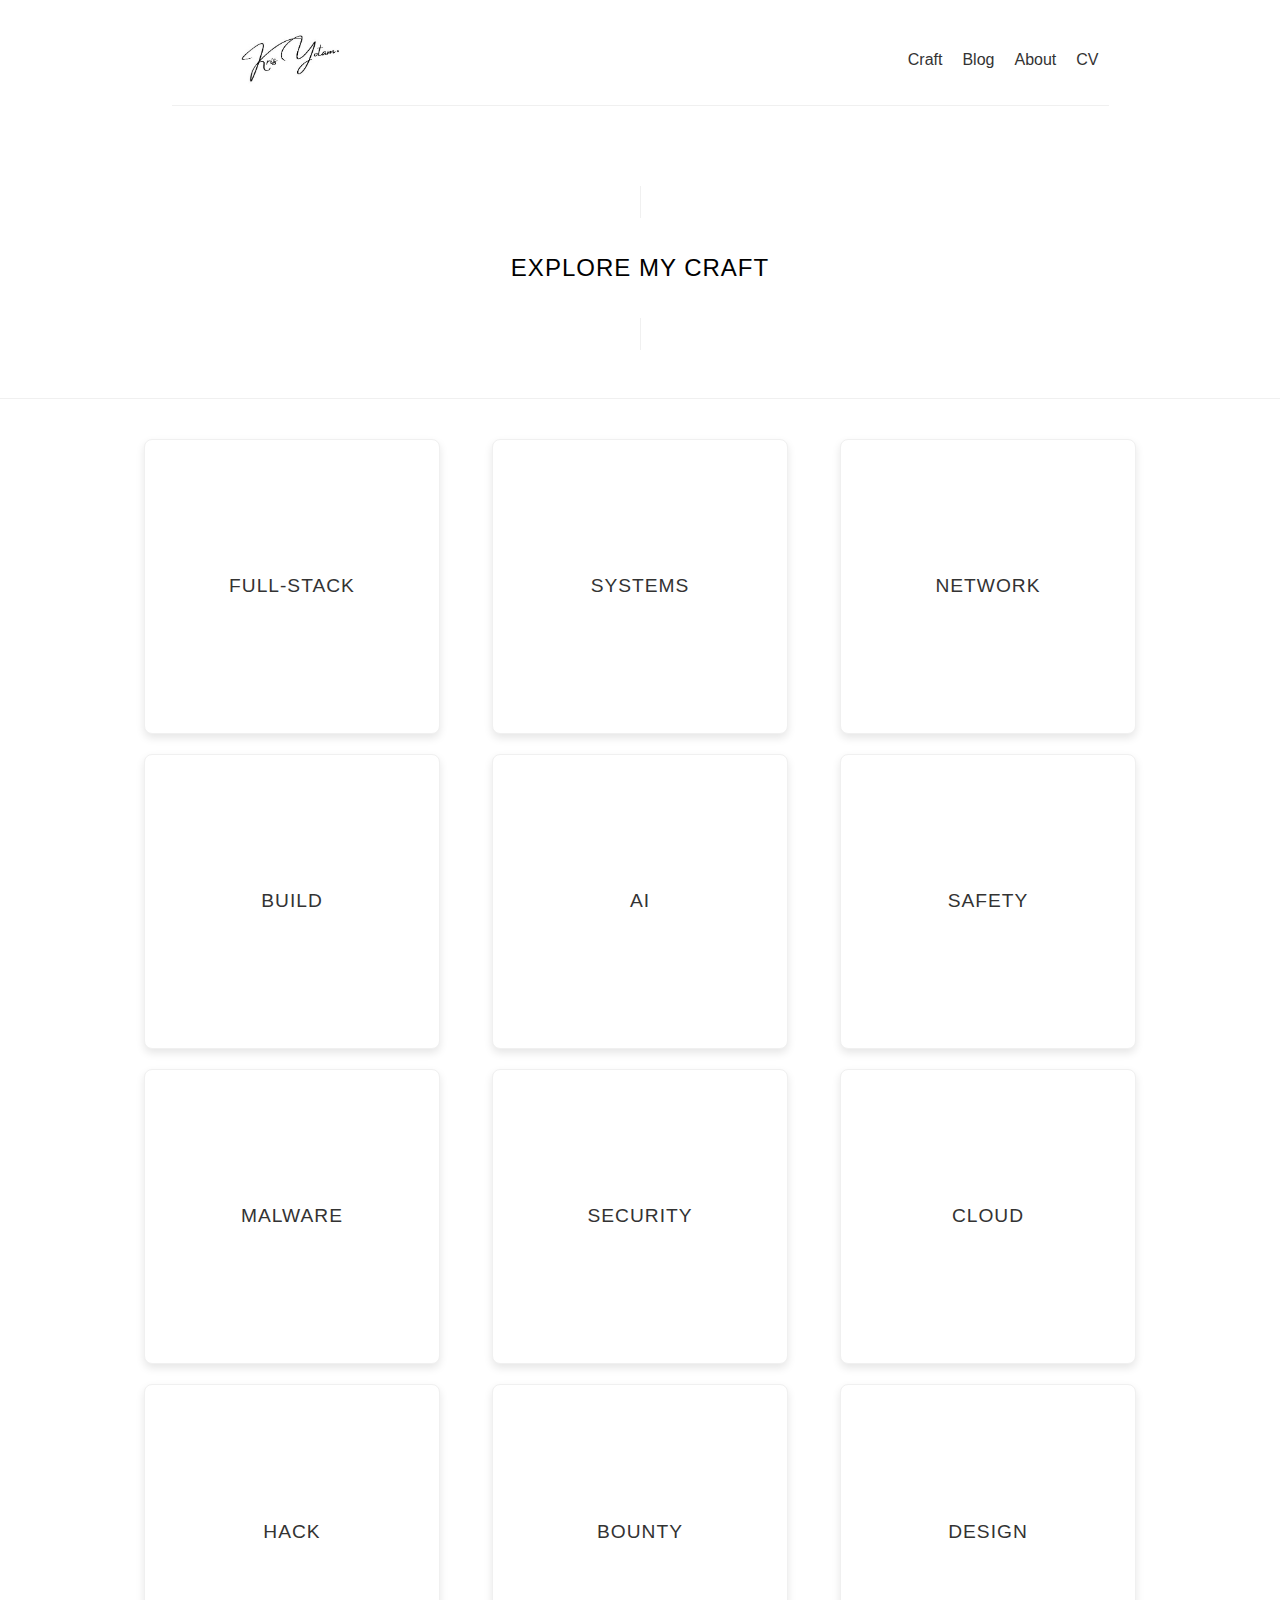
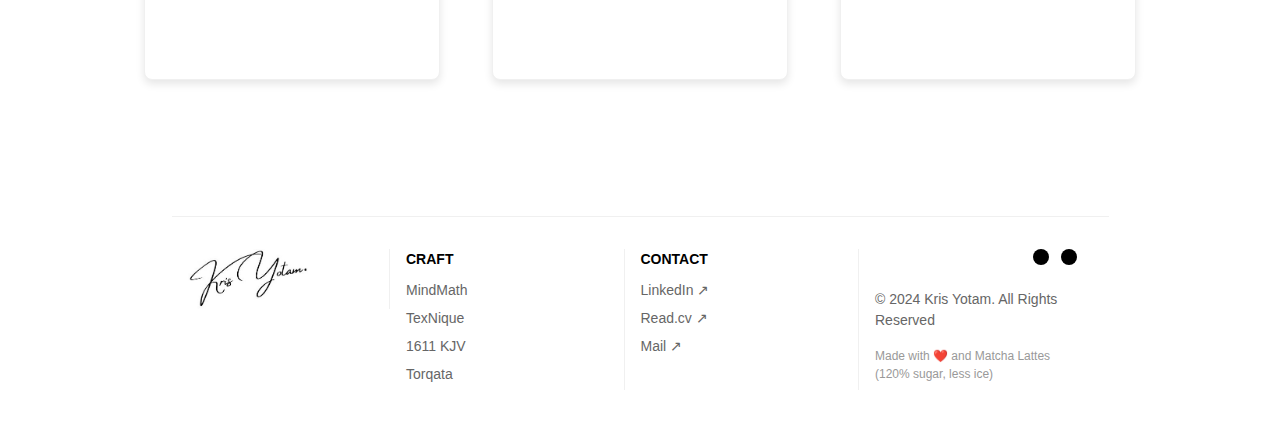
<file: pages/html/craft.html>
<!DOCTYPE html>
<html lang="en">

<head>
    <meta charset="UTF-8">
    <meta name="viewport" content="width=device-width, initial-scale=1.0">
    <meta http-equiv="X-UA-Compatible" content="ie=edge">
    <title>Craft</title>
    <link rel="stylesheet" href="/pages/css/styles.css">
    <link rel="stylesheet" href="/pages/css/craft.css">
</head>

<body>
    <!-- Header -->
    <header>
        <div class="header-wrapper">
            <div class="container">
                <div class="header-content">
                    <a href="/assets/krisyotamlogo.jpg" class="logo">
                        <img src="/assets/krisyotamlogo.jpg" alt="KrisYotam Logo" />
                    </a>
                    <nav>
                        <ul>
                            <li><a href="/index.html">Craft</a></li>
                            <li><a href="https://khr1st.vercel.app/index.html">Blog</a></li>
                            <li><a href="/pages/html/about.html">About</a></li>
                            <li><a href="/pages/html/cv.html">CV</a></li>
                        </ul>
                    </nav>
                </div>
            </div>
        </div>
    </header>

    <!-- Main content for Craft page -->
    <main class="craft-page">
        <section class="craft-title">
            <h2>Explore My Craft</h2>
        </section>

        <!-- Grid Section -->
        <section class="craft-grid">
            <div class="grid-item">
                <a href="#">FULL-STACK</a>
            </div>
            <div class="grid-item">
                <a href="#">Systems</a>
            </div>
            <div class="grid-item">
                <a href="#">Network</a>
            </div>
            <div class="grid-item">
                <a href="#">Build</a>
            </div>
            <div class="grid-item">
                <a href="#">AI</a>
            </div>
            <div class="grid-item">
                <a href="#">Safety</a>
            </div>
            <div class="grid-item">
                <a href="/pages/craft/html/malware.html">Malware</a>
            </div>
            <div class="grid-item">
                <a href="#">Security</a>
            </div>
            <div class="grid-item">
                <a href="#">Cloud</a>
            </div>
            <div class="grid-item">
                <a href="#">Hack</a>
            </div>
            <div class="grid-item">
                <a href="#">Bounty</a>
            </div>
            <div class="grid-item">
                <a href="#">Design</a>
            </div>
        </section>
    </main>

    <!-- Footer -->
    <footer>
        <div class="footer-content">
            <!-- Cell 1: Logo -->
            <div class="footer-cell footer-logo">
                <img src="/assets/krisyotamlogo.jpg" alt="Kris Yotam Logo">
            </div>
    
            <!-- Cell 2: Craft -->
            <div class="footer-cell footer-section">
                <h4>Craft</h4>
                <ul>
                    <li><a href="#">MindMath</a></li>
                    <li><a href="#">TexNique</a></li>
                    <li><a href="#">1611 KJV</a></li>
                    <li><a href="#">Torqata</a></li>
                </ul>
            </div>
    
            <!-- Cell 3: Contact -->
            <div class="footer-cell footer-section">
                <h4>Contact</h4>
                <ul>
                    <li><a href="https://www.linkedin.com/in/krisyotam">LinkedIn ↗</a></li>
                    <li><a href="/pages/html/cv.html">Read.cv ↗</a></li>
                    <li><a href="mailto:krisyotam@protonmail.com">Mail ↗</a></li>                        
                </ul>
            </div>
    
            <!-- Cell 4: Copyright -->
            <div class="footer-cell footer-right">
                <div class="theme-toggle">
                    <span></span>
                    <span></span>
                </div>
                <p class="copyright">© 2024 Kris Yotam. All Rights Reserved</p>
                <p class="made-with">Made with ❤️ and Matcha Lattes (120% sugar, less ice)</p>
            </div>
        </div>
    </footer>
</body>

</html>
</file>
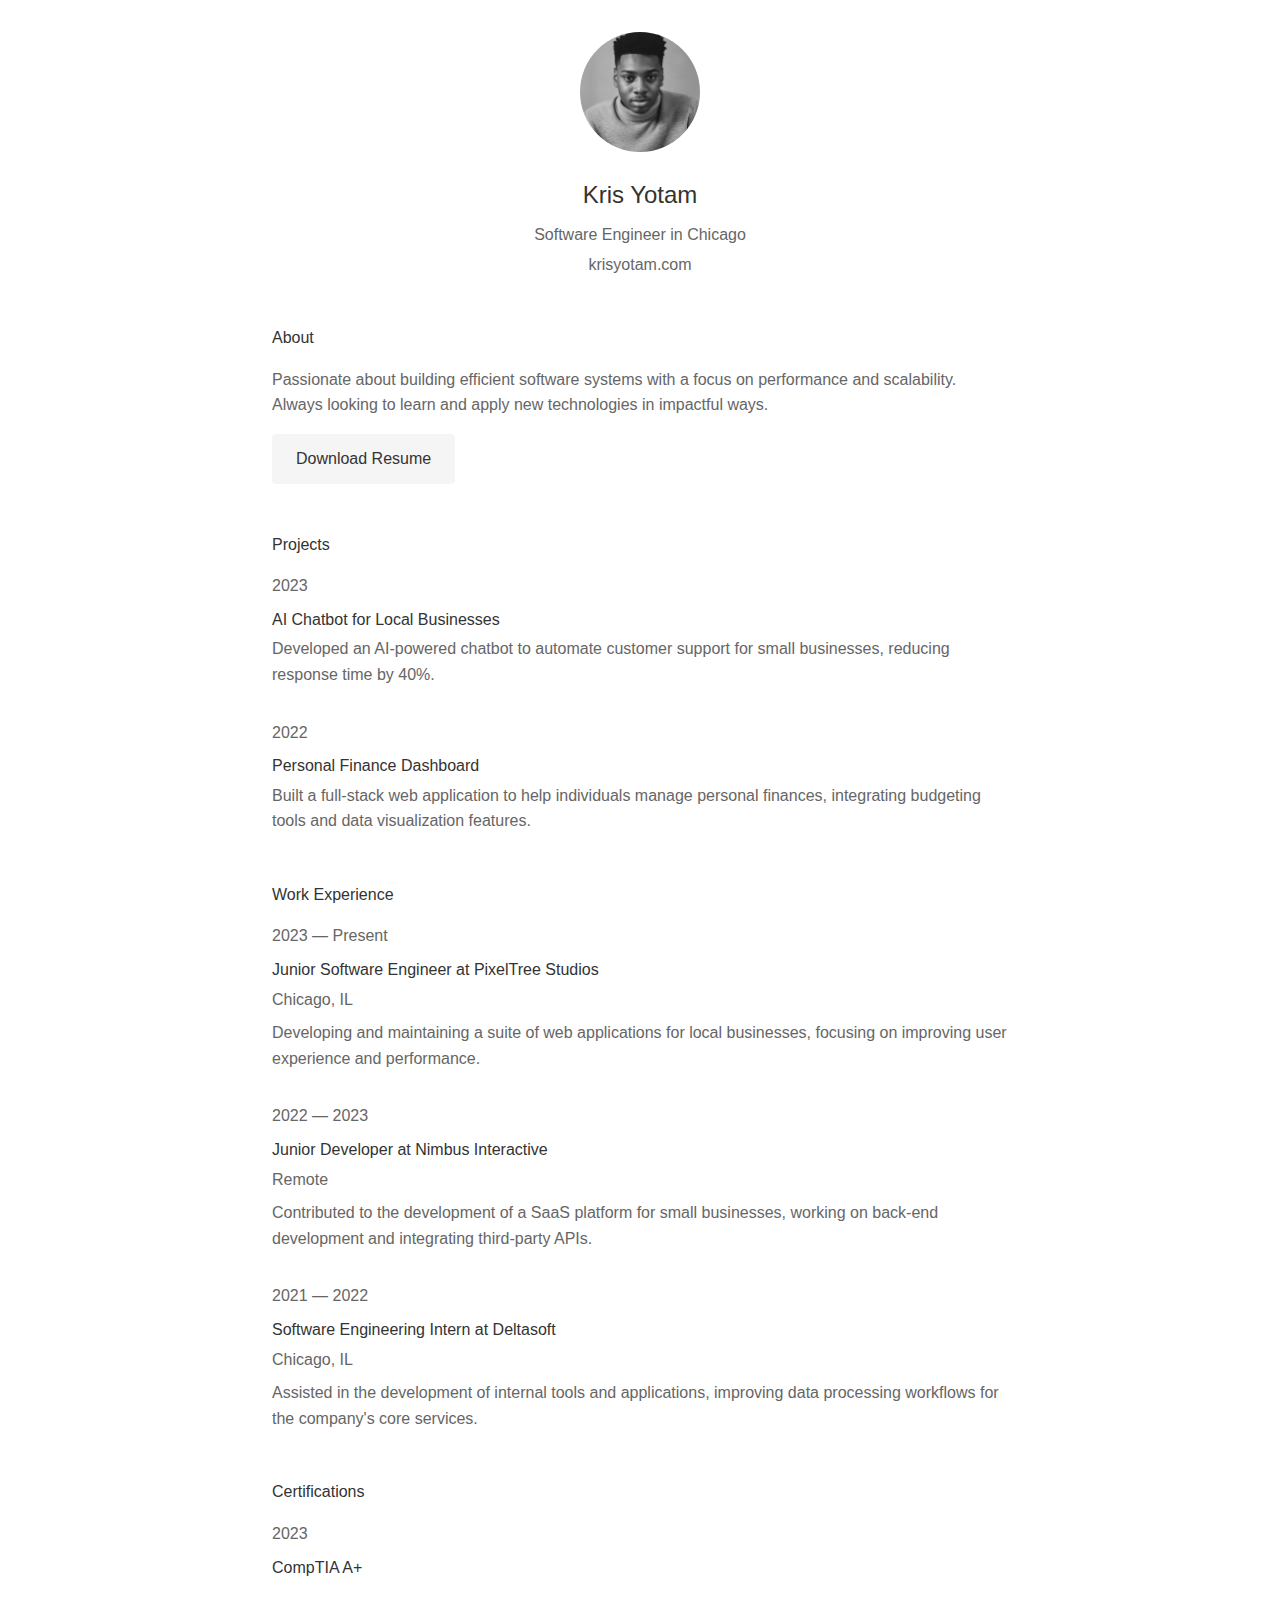
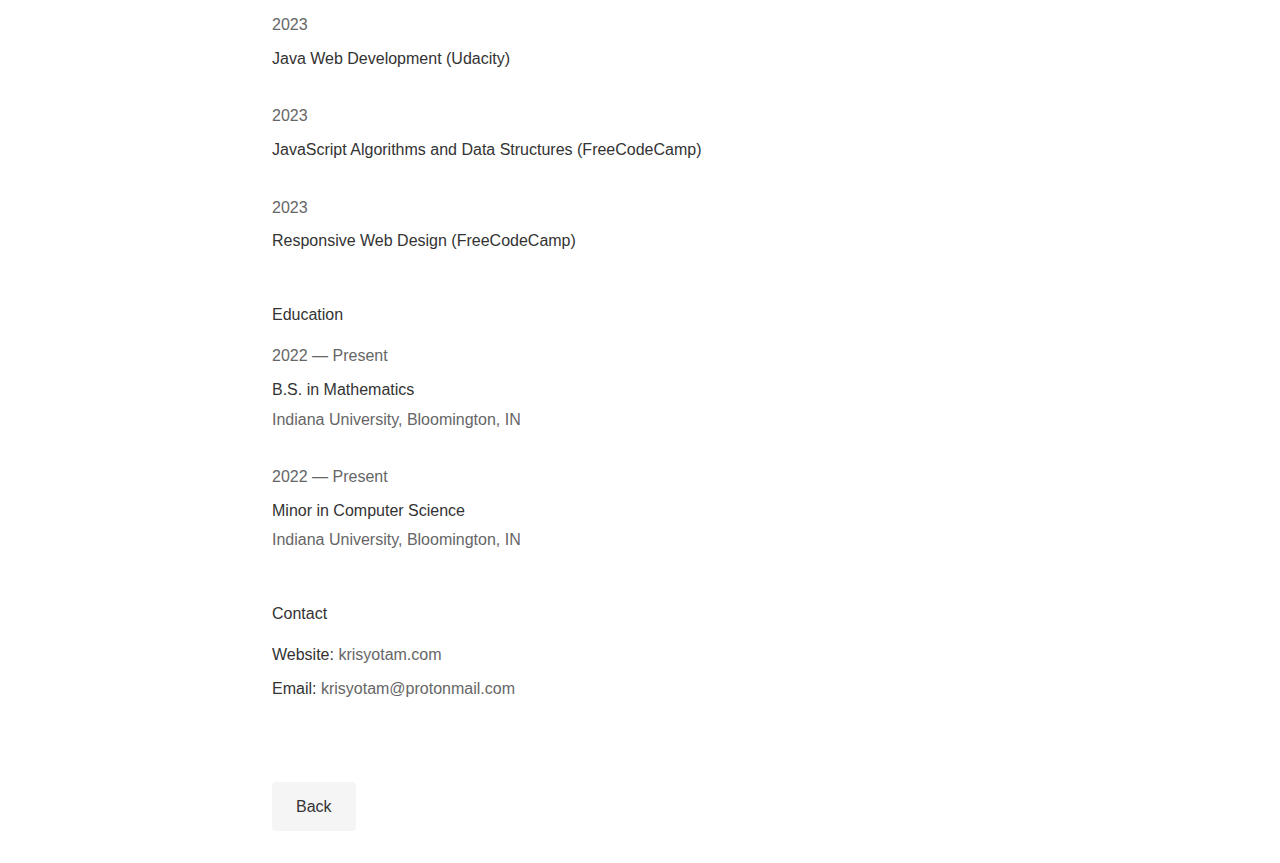
<file: pages/html/cv.html>
<!DOCTYPE html>
<html lang="en">
<head>
    <meta charset="UTF-8">
    <meta name="viewport" content="width=device-width, initial-scale=1.0">
    <title>Portfolio</title>
    <style>
        /* Reset and base styles */
        * {
            margin: 0;
            padding: 0;
            box-sizing: border-box;
        }

        body {
            font-family: -apple-system, BlinkMacSystemFont, "Segoe UI", Roboto, sans-serif;
            line-height: 1.6;
            color: #333;
            max-width: 800px;
            margin: 0 auto;
            padding: 2rem;
        }

        /* Header styles */
        .header {
            text-align: center;
            margin-bottom: 3rem;
        }

        .profile-img {
            width: 120px;
            height: 120px;
            border-radius: 50%;
            margin-bottom: 1rem;
            object-fit: cover;
        }

        .name {
            font-size: 1.5rem;
            font-weight: 500;
            margin-bottom: 0.5rem;
        }

        .subtitle {
            color: #666;
            margin-bottom: 0.25rem;
        }

        .website {
            color: #666;
            text-decoration: none;
        }

        /* Section styles */
        section {
            margin-bottom: 3rem;
        }

        h2 {
            font-size: 1rem;
            font-weight: 500;
            margin-bottom: 1rem;
        }

        /* Experience items */
        .experience-item {
            margin-bottom: 2rem;
        }

        .year {
            color: #666;
            margin-bottom: 0.5rem;
        }

        .position {
            font-weight: 500;
            margin-bottom: 0.25rem;
        }

        .location {
            color: #666;
            margin-bottom: 0.5rem;
        }

        .description {
            color: #666;
        }

        /* Download button */
        .download-btn {
            display: inline-block;
            padding: 0.75rem 1.5rem;
            background-color: #f5f5f5;
            color: #333;
            text-decoration: none;
            border-radius: 4px;
            margin-top: 1rem;
            transition: background-color 0.2s;
        }

        .download-btn:hover {
            background-color: #e5e5e5;
        }

        /* Contact section */
        .contact-item {
            margin-bottom: 0.5rem;
        }

        .contact-item a {
            color: #666;
            text-decoration: none;
        }

        .contact-item a:hover {
            text-decoration: underline;
        }

        /* Back button */
.back-btn {
    display: inline-block;
    padding: 0.75rem 1.5rem;
    background-color: #f5f5f5;
    color: #333;
    text-decoration: none;
    border-radius: 4px;
    margin-top: 2rem;
    transition: background-color 0.2s, transform 0.2s;
    text-align: center;
}

.back-btn:hover {
    background-color: #e5e5e5;
    transform: translateY(-2px);
}

.back-btn:active {
    background-color: #d5d5d5;
    transform: translateY(2px);
}

    </style>
</head>
<body>
    <header class="header">
        <img src="/assets/krisyotam.jpg" alt="Profile" class="profile-img">
        <h1 class="name">Kris Yotam</h1>
        <p class="subtitle">Software Engineer in Chicago</p>
        <a href="https://krisyotam.com" class="website">krisyotam.com</a>
    </header>

    <main>
        <section>
            <h2>About</h2>
            <p class="description">Passionate about building efficient software systems with a focus on performance and scalability. Always looking to learn and apply new technologies in impactful ways.</p>
            <a href="/assets/resume.pdf" class="download-btn" download>Download Resume</a>
        </section>

        <section>
            <h2>Projects</h2>
            <div class="experience-item">
                <p class="year">2023</p>
                <p class="position">AI Chatbot for Local Businesses</p>
                <p class="description">Developed an AI-powered chatbot to automate customer support for small businesses, reducing response time by 40%.</p>
            </div>
            <div class="experience-item">
                <p class="year">2022</p>
                <p class="position">Personal Finance Dashboard</p>
                <p class="description">Built a full-stack web application to help individuals manage personal finances, integrating budgeting tools and data visualization features.</p>
            </div>
        </section>

        <section>
            <h2>Work Experience</h2>
            <div class="experience-item">
                <p class="year">2023 — Present</p>
                <p class="position">Junior Software Engineer at PixelTree Studios</p>
                <p class="location">Chicago, IL</p>
                <p class="description">Developing and maintaining a suite of web applications for local businesses, focusing on improving user experience and performance.</p>
            </div>
            <div class="experience-item">
                <p class="year">2022 — 2023</p>
                <p class="position">Junior Developer at Nimbus Interactive</p>
                <p class="location">Remote</p>
                <p class="description">Contributed to the development of a SaaS platform for small businesses, working on back-end development and integrating third-party APIs.</p>
            </div>
            <div class="experience-item">
                <p class="year">2021 — 2022</p>
                <p class="position">Software Engineering Intern at Deltasoft</p>
                <p class="location">Chicago, IL</p>
                <p class="description">Assisted in the development of internal tools and applications, improving data processing workflows for the company's core services.</p>
            </div>
        </section>

        <section>
            <h2>Certifications</h2>
            <div class="experience-item">
                <p class="year">2023</p>
                <p class="position">CompTIA A+</p>
            </div>
            <div class="experience-item">
                <p class="year">2023</p>
                <p class="position">Java Web Development (Udacity)</p>
            </div>
            <div class="experience-item">
                <p class="year">2023</p>
                <p class="position">JavaScript Algorithms and Data Structures (FreeCodeCamp)</p>
            </div>
            <div class="experience-item">
                <p class="year">2023</p>
                <p class="position">Responsive Web Design (FreeCodeCamp)</p>
            </div>
        </section>

        <section>
            <h2>Education</h2>
            <div class="experience-item">
                <p class="year">2022 — Present</p>
                <p class="position">B.S. in Mathematics</p>
                <p class="location">Indiana University, Bloomington, IN</p>
            </div>
            <div class="experience-item">
                <p class="year">2022 — Present</p>
                <p class="position">Minor in Computer Science</p>
                <p class="location">Indiana University, Bloomington, IN</p>
            </div>
        </section>

        <section>
            <h2>Contact</h2>
            <div class="contact-item">
                <span>Website: </span>
                <a href="https://krisyotam.com">krisyotam.com</a>
            </div>
            <div class="contact-item">
                <span>Email: </span>
                <a href="mailto:krisyotam@protonmail.com">krisyotam@protonmail.com</a>
            </div>
        </section>
        <a href="/index.html" class="back-btn">Back</a>

    </main>
</body>
</html>
</file>
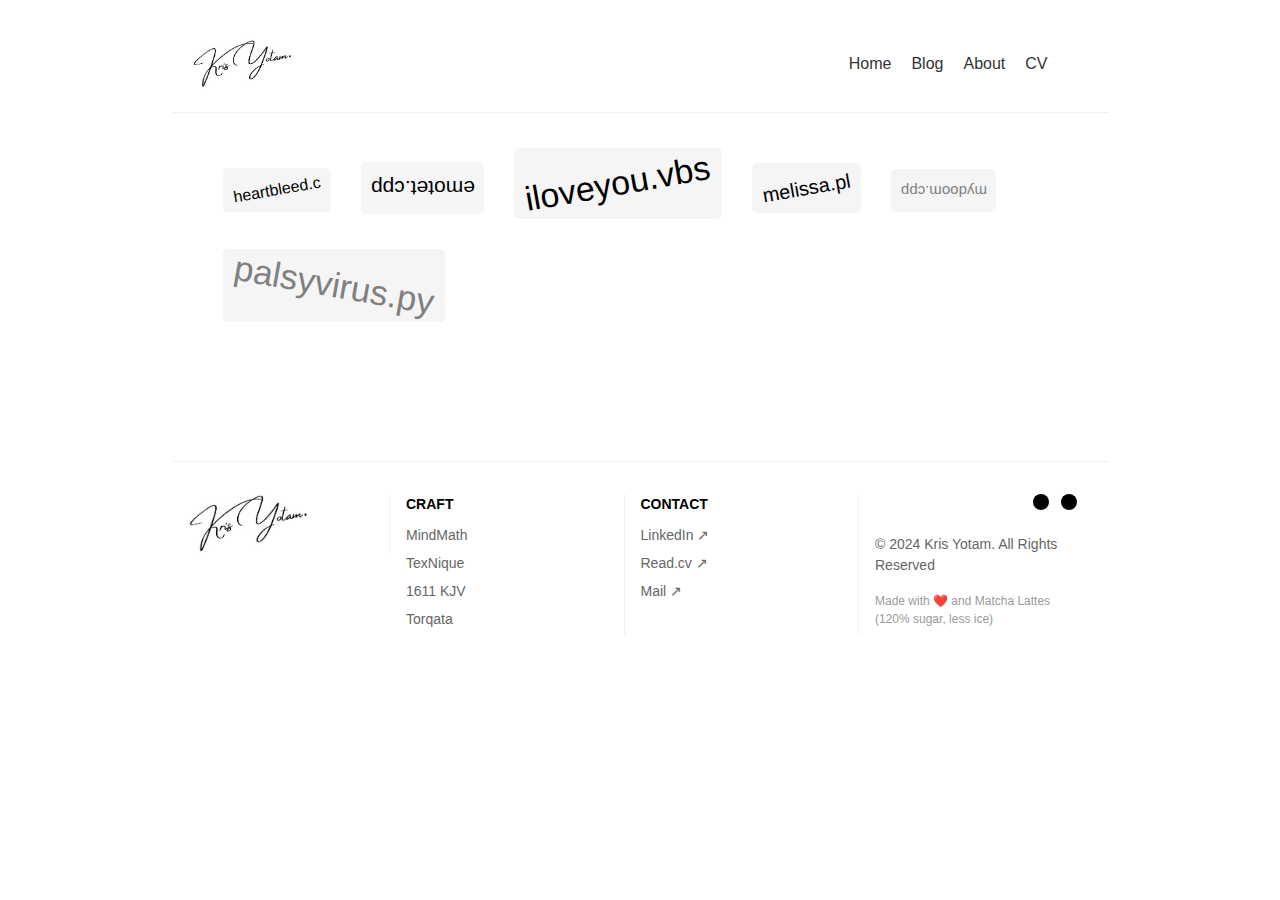
<file: pages/craft/html/malware.html>
<!DOCTYPE html>
<html lang="en">
<head>
  <meta charset="UTF-8">
  <meta name="viewport" content="width=device-width, initial-scale=1.0">
  <title>Malware Portfolio</title>
  <link rel="stylesheet" href="/pages/css/styles.css">
  <link rel="stylesheet" href="/pages/craft/css/malware.css">
</head>
<body>
    <header>
        <div class="header-wrapper">
            <div class="container">
                <div class="header-content">
                    <!-- Logo should link to the homepage -->
                    <div class="logo-wrapper">
                        <a href="/index.html" class="logo">
                            <img src="/assets/krisyotamlogo.jpg" alt="KrisYotam Logo" />
                        </a>
                    </div>
                    <nav>
                        <ul>
                            <li><a href="/index.html">Home</a></li>
                            <li><a href="https://khr1st.vercel.app/index.html">Blog</a></li>
                            <li><a href="/pages/html/about.html">About</a></li>
                            <li><a href="/pages/html/cv.html">CV</a></li>
                        </ul>
                    </nav>
                </div>
            </div>
        </div>
    </header>
    

    
  <main>
    <!-- Outer wrapper for body content -->
    <div class="body-wrapper">
      <!-- Inner container for managing content layout -->
      <div id="malware-container" class="container">
        <!-- Content goes here inside the malware container -->
      </div>
      
      <!-- Dynamically generated links will be placed here -->
      <div id="dynamic-links-container">
        <!-- Empty initially; links will be appended dynamically here -->
      </div>
    </div>
  </main>

  <footer>
    <div class="footer-content">
      <!-- Static content (no dynamically generated links) -->
      <div class="footer-cell footer-logo">
        <img src="/assets/krisyotamlogo.jpg" alt="Kris Yotam Logo">
      </div>

      <div class="footer-cell footer-section">
        <h4>Craft</h4>
        <ul>
          <li><a href="#">MindMath</a></li>
          <li><a href="#">TexNique</a></li>
          <li><a href="#">1611 KJV</a></li>
          <li><a href="#">Torqata</a></li>
        </ul>
      </div>

      <div class="footer-cell footer-section">
        <h4>Contact</h4>
        <ul>
          <li><a href="https://www.linkedin.com/in/krisyotam">LinkedIn ↗</a></li>
          <li><a href="/pages/html/cv.html">Read.cv ↗</a></li>
          <li><a href="mailto:krisyotam@protonmail.com">Mail ↗</a></li>
        </ul>
      </div>

      <div class="footer-cell footer-right">
        <div class="theme-toggle">
          <span></span>
          <span></span>
        </div>
        <p class="copyright">© 2024 Kris Yotam. All Rights Reserved</p>
        <p class="made-with">Made with ❤️ and Matcha Lattes (120% sugar, less ice)</p>
      </div>
    </div>
  </footer>

  <script src="/pages/js/script.js"></script>
  <script src="/pages/craft/js/malware.js"></script>
</body>
</html>
</file>
<file: pages/css/craft.css>
/* Specific styles for the craft page */

.craft-page {
    padding: 32px 0;
}

/* Craft title section styles */
.craft-title h2 {
    font-family: -apple-system, BlinkMacSystemFont, 'Segoe UI', Roboto, Oxygen, Ubuntu, Cantarell, 'Open Sans', 'Helvetica Neue', sans-serif;
    font-size: 24px;
    text-align: center;
    font-weight: normal; /* Make the font normal */
    letter-spacing: 1px;
    text-transform: uppercase;
}

/* Craft Grid Section */
.craft-grid {
    display: grid;
    grid-template-columns: repeat(3, 1fr);
    gap: 20px;
    margin-top: 40px;
    margin-bottom: 40px;
    padding: 0 10%; /* Adds whitespace on the sides */
}

.grid-item {
    position: relative;
    background-color: #ffffff;
    border: 1px solid #f0f0f0;
    box-shadow: 0 4px 8px rgba(0, 0, 0, 0.1);
    display: flex;
    justify-content: center;
    align-items: center;
    padding: 40px 0;
    border-radius: 8px;
    transition: box-shadow 0.3s ease-in-out;
    cursor: pointer;
    overflow: hidden;
    width: 90%; /* Shrinks items by ~10% */
    aspect-ratio: 1; /* Keeps square aspect ratio */
    margin: 0 auto; /* Centers grid items */
}

.grid-item:hover {
    box-shadow: 0 4px 8px rgba(0, 0, 0, 0.1); /* Less intense hover effect */
}

/* Style for the link (name) in each grid item */
.grid-item a {
    font-family: -apple-system, BlinkMacSystemFont, 'Segoe UI', Roboto, Oxygen, Ubuntu, Cantarell, 'Open Sans', 'Helvetica Neue', sans-serif;
    font-size: 1.2rem;
    color: #333333;
    text-decoration: none;
    text-transform: uppercase;
    letter-spacing: 1px;
    font-weight: 300; /* Thin font */
    transition: color 0.3s; /* Only change color */
}

/* Hover effect for the name */
.grid-item a:hover {
    color: #888888; /* Monochromatic grey color change */
}

/* Footer and other global elements from styles.css will still apply */
</file>
<file: pages/craft/css/malware.css>
/* Logo */
.logo {
    pointer-events: none;
    position: absolute; /* Position it absolutely within the header */
    left: 0; /* Push it to the left edge */
    top: 50%; /* Vertically center it */
    transform: translateY(-50%); /* Adjust for perfect vertical centering */
}

.logo img {
    width: 120px; /* Set the width of the logo */
    height: auto; /* Maintain aspect ratio */
    display: block; /* Block-level to avoid any inline issues */
}

/* Header Styles */
header {
    position: relative; /* Make sure header is the relative container for the logo */
}

header .logo img {
    width: 100px; /* Adjust the width of the logo */
    height: auto; /* Maintain aspect ratio */
    position: absolute; /* Position the logo within the header */
    left: 0; /* Align it to the left edge */
    top: 50%; /* Vertically center it */
    transform: translateY(-50%); /* Adjust for vertical centering */
}

/* Navbar */
nav {
    position: relative; /* Keep the navbar within normal flow */
    z-index: 10; /* Ensure navbar is above the logo */
}


/* Centering the container within the main content */
.container {
    width: 100%;
    max-width: 1200px; /* Set the max width of the container */
    margin: 0 auto; /* Center the container */
    padding: 20px;
}

/* Ensures that all elements inside the container are centered */
.container a {
    text-align: center;
    display: block;
    margin: 0 auto;
}

/* Clearfix to ensure container wraps around its children */
.container::after {
    content: "";
    clear: both;
    display: table;
}

/* Malware container should be inside the body wrapper, keeping the content within boundaries */
#malware-container {
    width: 100%;
    padding: 20px;
    margin: 0 auto;
    overflow: hidden; /* Ensure child elements are contained */
}

/* Dynamic links container for the generated links */
#dynamic-links-container {
    text-align: center;
    padding: 20px;
    width: 100%;
    margin: 0 auto;
    overflow: hidden;
}

/* Styling the generated links */
#dynamic-links-container a {
    text-decoration: none;
    font-size: 18px;
    color: #333;
    padding: 10px 20px;
    border-radius: 5px;
    margin: 10px;
    display: inline-block;
    transition: background-color 0.3s ease;
}

#dynamic-links-container a:hover {
    background-color: #f1f1f1;
}

/* Styling the malware items */
.malware-item {
    margin: 15px;
    padding: 10px;
    display: inline-block;
    font-size: 18px;
    color: black;
    text-align: center;
    background-color: #f5f5f5;
    border-radius: 5px;
    transition: transform 0.3s ease, color 0.3s ease;
}

.malware-item:hover {
    background-color: #e0e0e0;
    color: #333;
}

/* Random styles for malware items (upside down, slanted, greyed out, etc.) */
.malware-item {
    margin: 15px;
    padding: 10px;
    display: inline-block;
    font-size: 18px;
    color: black;
    text-align: center;
    background-color: #f5f5f5;
    border-radius: 5px;
    transition: transform 0.3s ease, color 0.3s ease;
}

.malware-item a {
    text-decoration: none;
}
</file>
<file: pages/css/styles.css>
/* Reset and base styles */
* {
    margin: 0;
    padding: 0;
    box-sizing: border-box;
    z-index: 999;
}

body {
    font-family: -apple-system, BlinkMacSystemFont, 'Segoe UI', Roboto, Oxygen, Ubuntu, Cantarell, 'Open Sans', 'Helvetica Neue', sans-serif;
    background-color: white; /* Purple background */
    color: #000000;
    line-height: 1.5;
    padding-top: 16px; /* To add space from the header */
    z-index: 999;
}

/* Create a wrapper to limit width and prevent overflow */
.body-wrapper {
    width: 937px; /* Match the header's visible width */
    margin: 0 auto; /* Center content */
    padding: 0 16px; /* Optional padding for content spacing */
}

/* Optionally, add some global styles for inner content */
.container {
    width: 100%; /* Ensure the content inside fits */
    padding: 16px 0;
    max-width: 100%;
}


/* Disable link styles inside .craft-title */
.craft-title a {
    text-decoration: none; /* Remove underline */
    color: inherit; /* Use the inherited color */
}

.craft-title a:hover {
    color: #888; /* Change to a shade of grey on hover */
}

.logo {
    pointer-events: none;
}



/* Styling for the company name */
.project .company-name {
    font-size: 0.8rem;
    color: #777; /* Light gray text */
    margin-bottom: 5px; /* Space between company name and project title */
    display: block;
    text-transform: uppercase; /* Optional: makes the company name appear in uppercase */
    font-weight: 600; /* Optional: slightly bolder text for emphasis */
}


.logo img {
  width: 120px;   /* Set the width of the logo */
  height: auto;   /* Maintain aspect ratio */
  display: inline-block; /* Ensure it stays inline with other elements */
  margin-left: 20px;  /* Adjust this value to move the logo to the right */
}

#liquid-canvas {
    position: absolute; /* Ensure the canvas is positioned absolutely */
    top: -100px; /* Move the canvas up relative to its container */
    left: 0;
    width: 100%;
    height: 100%;
    z-index: 10 !important; /* Set a high z-index to ensure it's on top */
    pointer-events: none; /* Allow clicks to pass through to other elements */
}


/* Styling for the tags (hashtags) */
.project-meta span {
    display: inline-block;
    padding: 5px 10px;
    margin: 5px;
    background-color: #f0f0f0; /* Light gray background */
    color: #333; /* Dark text color */
    font-size: 0.9rem;
    font-weight: 500;
    border-radius: 12px; /* Rounded corners */
    text-align: center;
    transition: background-color 0.3s ease, transform 0.2s ease; /* Smooth animations */
    cursor: default; /* Prevent pointer cursor to indicate non-clickable */
}

/* Hover effect for reactivity */
.project-meta span:hover {
    background-color: #e0e0e0; /* Slightly darker gray on hover */
    transform: scale(1.05); /* Subtle zoom effect */
}


/* Container for main content */
.container {
    max-width: 1000px;
    margin: 0 auto;
    padding: 0 32px;
    position: relative;
}

/* Structural lines */
.left-border, .right-border {
    position: fixed;
    top: 0;
    bottom: 0;
    width: 1px;
    background-color: #f0f0f0;
}

.left-border {
    left: 0;
}

.right-border {
    right: 0;
}






/* Header Styles */
header {
    position: relative;
    width: 100%;
    max-width: 937px; /* Ensure header is not wider than the content */
    padding: 16px 0;
    background-color: white; /* Purple background */
    z-index: 1; /* Move header to the bottom layer */
    margin: 0 auto; /* Center the header */
    
    /* Bottom border */
    border-bottom: 1px solid #f0f0f0; /* Bottom border */
}




/* Header Content Container */
.header-content {
    display: flex;
    justify-content: space-between;
    align-items: center;
    width: 100%;
    max-width: 1200px;
    padding: 0 16px;
}

/* Logo */
header .logo img {
    width: 100px;  /* Adjust the width of the logo */
    height: auto; /* Maintain aspect ratio */
    position: relative; /* Position the logo absolutely */
    left: 0; /* Align it to the left edge */
    top: 2px;
    bottom: 6px;
}


/* Navigation */

nav ul {
    list-style: none;
    display: flex;
    gap: 20px;
    margin-right: 25px;
    padding-left: 20px; /* Adjust this value to shift items left */
}

nav ul li {
    display: inline;
}

nav ul li a {
    text-decoration: none;
    color: #333;
    font-size: 16px;
}

nav ul li a:hover {
    color: #000;
}



/* Hero section styles */
.hero {
    position: relative;  /* Keep it relatively positioned for the content inside */
    z-index: 1;          /* Lower z-index so the animation appears above it */
    display: flex;
    flex-direction: column;
    align-items: center;
    justify-content: center;
    min-height: 80vh;
    padding: 100px 0 64px;
    border-bottom: 1px solid #f0f0f0;
}

.hero-image {
    width: 200px;
    height: 200px;
    border: 1px solid #f0f0f0;
    border-radius: 50%;
    margin-bottom: 32px;
}

.hero h1 {
    text-transform: u;
    font-size: 9rem;
    font-weight: normal;
    color: black; /* Set the text color to black */
    text-align: center;
    position: relative;
    z-index: -1; /* Set the z-index to -1 to place it behind the canvas */
    mix-blend-mode: lighten;  /* Blend the text with the water effect */
    text-shadow: 0 0 10px rgba(255, 255, 255, 0.3), 0 0 20px rgba(255, 255, 255, 0.3);
    filter: blur(0px); /* Apply a permanent blur effect */
}

.hero p {
    font-size: 14px;
    color: #666666;
    margin-bottom: 8px;
}

.hero a {
    font-size: 14px;
    color: #000000;
    text-decoration: none;
}

/* Water Drop Element Styling */
.drop {
    position: absolute;
    width: 400px;
    height: 400px;
    top: 50%;
    left: 50%;
    transform: translate(-50%, -50%);
    background: rgba(255, 255, 255, 0.1); /* Light transparent base */
    border-radius: 50%; /* Start as a perfect sphere */
    box-shadow: 
        inset 15px 15px 40px rgba(0, 0, 0, 0.2), /* Dark inner shadow for depth */
        inset -10px -10px 40px rgba(255, 255, 255, 0.6), /* Light inner highlight */
        5px 5px 20px rgba(0, 0, 0, 0.1), /* Subtle outer shadow */
        -5px -5px 20px rgba(255, 255, 255, 0.4); /* Subtle outer highlight */
    animation: rippleAnimation 8s ease-in-out infinite;
    backdrop-filter: blur(2px); /* Maintains the blur effect */
    -webkit-backdrop-filter: blur(2px);
    pointer-events: none; /* Allow clicks to pass through */
}

/* Symmetrical Ripple Animation */
@keyframes rippleAnimation {
    0% {
        border-radius: 50%; /* Perfect sphere */
        transform: translate(-50%, -50%) rotate(0deg);
    }
    20% {
        border-radius: 60% 40% 55% 45% / 50% 55% 45% 50%; /* Subtle distortion */
    }
    40% {
        border-radius: 50% 60% 40% 55% / 60% 50% 55% 45%; /* Balanced ripples */
    }
    60% {
        border-radius: 45% 50% 60% 40% / 55% 60% 50% 45%; /* Reverse ripples */
    }
    80% {
        border-radius: 50% 55% 45% 50% / 50% 45% 55% 60%; /* Return to symmetry */
    }
    100% {
        border-radius: 50%; /* Back to a perfect sphere */
        transform: translate(-50%, -50%) rotate(360deg); /* Smooth rotation */
    }
}



/* Craft section */
.craft-title {
    display: flex;
    flex-direction: column;
    align-items: center;
    padding: 48px 0;
    border-bottom: 1px solid #f0f0f0;
}

.craft-title::before,
.craft-title::after {
    content: '';
    width: 1px;
    height: 32px;
    background-color: #f0f0f0;
}

.craft-title::before {
    margin-bottom: 32px;
}

.craft-title::after {
    margin-top: 32px;
}

.craft-title h2 {
    font-size: 12px;
    font-weight: 600;
    text-transform: uppercase;
    letter-spacing: 2px;
}

/* Project section styles */
.project {
    border: 1px solid #f0f0f0;
    border-width: 1px 0 1px 0; /* top, right, bottom, left */
    padding: 32px;
    margin-top: 96px;
    border-radius: 0 !important; /* Ensure no rounded corners */
}



.project h3 {
    font-size: 36px;
    font-weight: 500;
    margin-bottom: 16px;
}

.project-meta {
    display: flex;
    flex-wrap: wrap;
    gap: 20px;
    margin-bottom: 20px;
}

.project-meta span {
    font-size: 14px;
    color: #666666;
}

.view-work {
    display: inline-block;
    padding: 8px 16px;
    background-color: #000000;
    color: #ffffff;
    text-decoration: none;
    font-size: 14px;
    font-weight: 500;
    border-radius: 4px;
    margin-bottom: 32px;
}

.project-image {
    width: 100%;
    height: auto;
    border-radius: 4px;
}



/* General Footer Styles */
footer {
    width: 937px; /* Matches the width of the lines */
    margin-left: calc(50% - 468.5px); /* Aligns with the left line */
    margin-right: calc(50% - 468.5px); /* Aligns with the right line */
    border-top: 1px solid #f0f0f0; /* Top border to visually separate the footer */
    padding: 32px 0; /* Padding for spacing */
    margin-top: 64px; /* Adjusted margin for spacing */
    background-color: #fff; /* Background color */
    display: flex;
    justify-content: center; /* Center the content */
    align-items: center; /* Align items vertically */
}

/* Footer Content */
.footer-content {
    display: flex;
    width: 100%;
    max-width: 937px; /* Ensures it does not exceed the width constraint */
    margin: 0 auto;
    padding: 0 16px; /* Add padding to prevent content from touching the edges */
}

/* Footer Cells */
.footer-cell {
    flex: 1; /* Makes each cell take equal space */
    display: flex;
    flex-direction: column;
    justify-content: flex-start; /* Align items to the top of the cell */
    padding: 0 16px; /* Add padding to prevent content from touching the edges */
    text-align: left; /* Ensures text is left-aligned */
}

/* Footer Logo Cell */
.footer-logo img {
    display: block;  /* Ensure it's a block-level image */
    width: 60%;      /* Adjust to fit its container width */
    height: auto;    /* Maintain aspect ratio */
    background: none; /* Ensure there's no background */
    border: none;    /* Remove any border */
    margin: 0;       /* Remove any unintended margin */
    padding: 0;      /* Remove any unintended padding */
    object-fit: contain; /* Ensure it doesn't stretch */
}

/* Optionally, if you want to center the image inside the cell */
.footer-logo {
    display: flex;
    justify-content: flex-start; /* Align to the left */
    align-items: flex-start;     /* Align to the top */
    width: 100%;                 /* Take full width */
    height: 100%;                /* Take full height of the container */
    padding: 0;                  /* No padding */
}


/* Footer Sections */
.footer-section h4 {
    font-size: 14px;
    font-weight: 600;
    text-transform: uppercase;
    margin-bottom: 8px; /* Reduced margin */
    text-align: left; /* Left align the section headers */
}

.footer-section ul {
    list-style-type: none;
    margin: 0; /* Remove default margin */
    padding: 0; /* Remove padding */
    text-align: left; /* Left align the list items */
}

.footer-section ul li {
    margin-bottom: 4px; /* Reduced space between list items */
}

.footer-section ul li a {
    text-decoration: none;
    color: #666666;
    font-size: 14px;
    transition: color 0.2s; /* Hover effect */
}

.footer-section ul li a:hover {
    color: #000000; /* Hover color */
}

/* Footer Right Section */
.footer-right {
    display: flex;
    flex-direction: column;
    gap: 8px;
    text-align: left; /* Left align text */
}

/* Vertical Cell Lines */
.footer-content .footer-cell:not(:last-child) {
    border-right: 1px solid #f0f0f0; /* Create vertical lines between cells */
}

/* Footer Theme Toggle Button */
.footer-right .theme-toggle {
    display: flex;
    gap: 4px;
    align-items: center;
}

/* Footer Made With Text */
footer .made-with {
    font-size: 12px; /* Smaller font size */
    color: #999999;
    text-align: left; /* Left-align the footer text */
}


.theme-toggle {
    display: flex;
    justify-content: flex-end;
    margin-bottom: 16px;
}

.theme-toggle span {
    width: 16px;
    height: 16px;
    background-color: #000000;
    border-radius: 50%;
    margin-left: 8px;
}

.copyright {
    font-size: 14px;
    color: #666666;
}

.made-with {
    font-size: 12px;
    color: #666666;
    margin-top: 8px;
}

/* Set up a fixed width for the container or use a percentage if it's dynamic */
.container {
    width: 1200px; /* Set your container width */
    margin: 0 auto;
    position: relative;
}

/* Positioning for vertical lines based on horizontal line edges */
.vertical-line {
    position: fixed;
    top: 0;
    bottom: 0;
    width: 1px;
    background-color: #f0f0f0; /* Line color */
}

.left-line {
    left: calc(50% - 468.5px); /* Left vertical line at the left edge of the horizontal lines */
}

.right-line {
    left: calc(50% + 468.5px); /* Right vertical line at the right edge of the horizontal lines */
}
</file>
